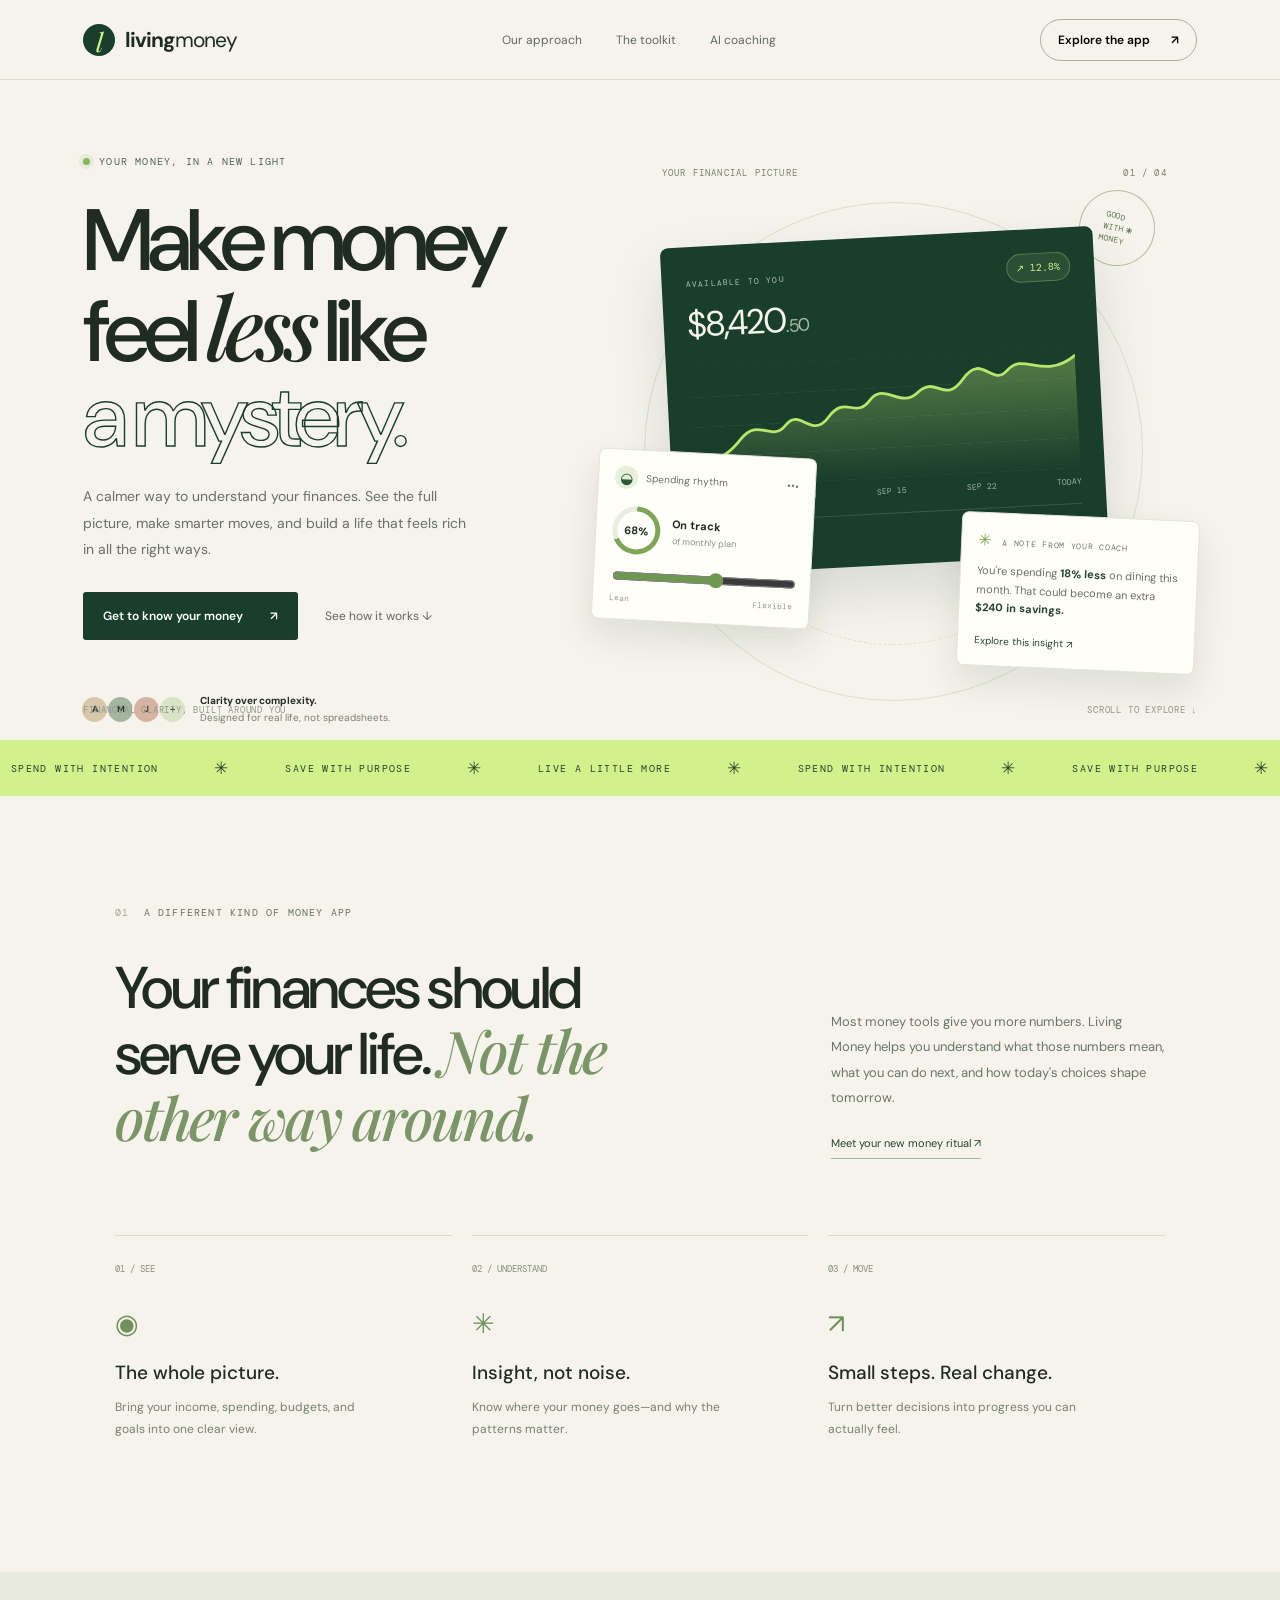
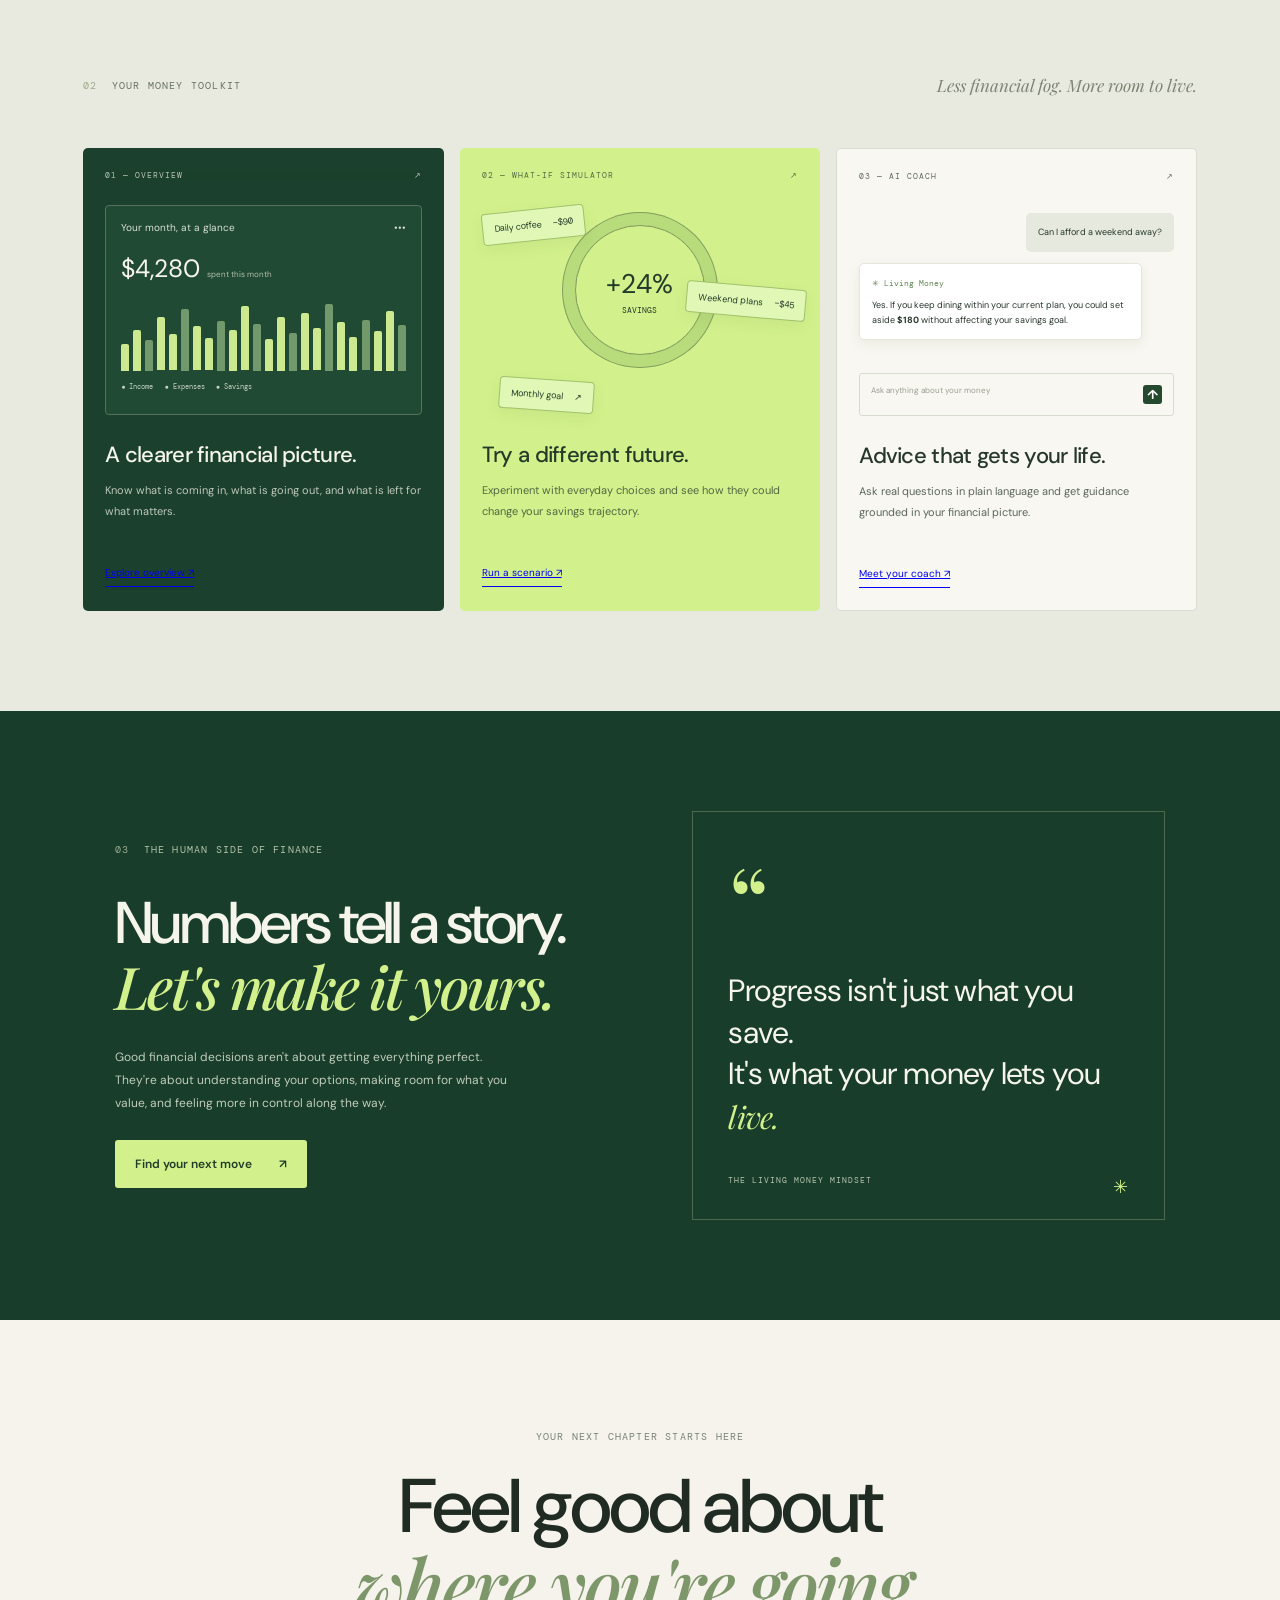
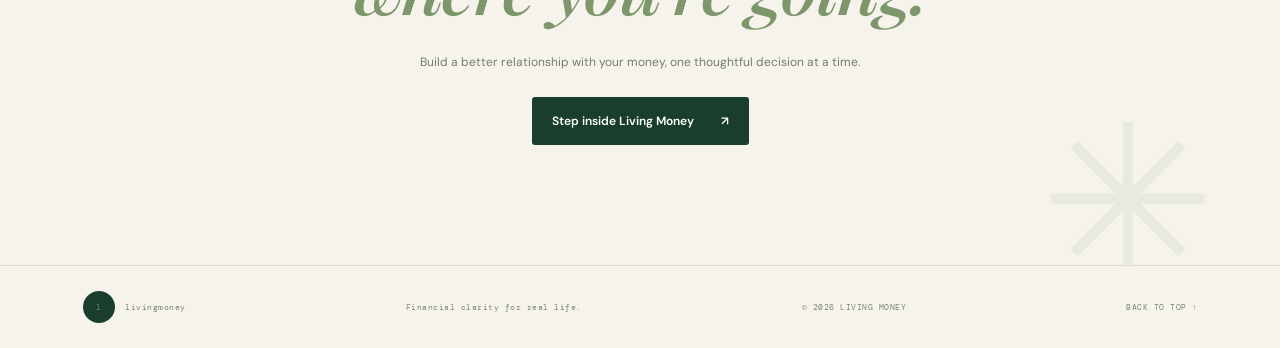
<file: Living-Money-Landing-Preview.html>
<!doctype html><html lang="en"><head><meta charset="utf-8"><meta name="viewport" content="width=device-width,initial-scale=1"><title>Living Money — Landing Page Preview</title><link rel="preconnect" href="https://fonts.googleapis.com"><link href="https://fonts.googleapis.com/css2?family=DM+Mono:wght@400;500&family=DM+Sans:wght@400;500;600;700&family=Playfair+Display:ital,wght@0,500;1,500;1,600&display=swap" rel="stylesheet"><style>
:root{--ink:#202b23;--forest:#193e2c;--lime:#d2f18c;--paper:#f5f3ec;--muted:#6d746b}*{box-sizing:border-box}html{scroll-behavior:smooth}body{margin:0;background:var(--paper);color:var(--ink);font-family:'DM Sans',sans-serif;overflow-x:hidden}button,a{font:inherit}button{cursor:pointer}.nav{height:80px;padding:0 6.5%;display:flex;align-items:center;justify-content:space-between;border-bottom:1px solid #dcded3;position:relative;z-index:5}.brand{display:flex;align-items:center;gap:10px;text-decoration:none;color:var(--ink);font-size:21px;font-weight:700;letter-spacing:-1px}.mark{display:grid;place-items:center;background:var(--forest);color:var(--lime);width:32px;height:32px;border-radius:50%;font:italic 26px 'Playfair Display'}.brand-light{font-weight:400}.links{display:flex;gap:34px}.links a,.text-link{color:#60685f;text-decoration:none;font-size:12px}.nav-cta{border:1px solid #a9b0a4;border-radius:30px;background:transparent;padding:12px 17px;font-size:12px;font-weight:600}.nav-cta span{margin-left:18px}.hero{min-height:660px;padding:75px 6.5% 0;display:grid;grid-template-columns:.92fr 1.08fr;position:relative;max-width:1600px;margin:auto}.eyebrow,.kicker,.art-label,.mini-label,.mono{font:10px 'DM Mono',monospace;letter-spacing:1.2px}.eyebrow{display:flex;align-items:center;gap:9px;color:#536356}.dot{width:7px;height:7px;background:#84b75b;border-radius:50%;box-shadow:0 0 0 4px #84b75b22}.hero h1{font-size:clamp(58px,6.8vw,98px);line-height:.97;letter-spacing:-6px;font-weight:500;margin:31px 0 24px}.hero h1 em,.intro h2 em,.insight h2 em,.final h2 em{font-family:'Playfair Display',serif;font-weight:500}.outline{color:transparent;-webkit-text-stroke:1.4px var(--forest)}.desc{font-size:14px;line-height:1.9;max-width:390px;color:#687067}.actions{display:flex;align-items:center;gap:27px;margin-top:29px}.dark-btn,.light-btn{border:0;border-radius:3px;padding:16px 20px;background:var(--forest);color:#fff;font-size:12px;font-weight:600;transition:transform .25s}.dark-btn:hover,.light-btn:hover{transform:translateY(-3px)}.dark-btn span,.light-btn span{margin-left:24px}.social{display:flex;align-items:center;gap:13px;margin-top:54px}.avatars{display:flex}.avatars b{display:grid;place-items:center;margin-left:-3px;border:2px solid var(--paper);width:29px;height:29px;border-radius:50%;background:#d9c7ac;color:#273b2d;font-size:9px}.avatars b:nth-child(2){background:#a4b5a0}.avatars b:nth-child(3){background:#d7b2a0}.avatars b:nth-child(4){background:#d8e4c6}.social strong,.social small{display:block;font-size:10px}.social small{margin-top:4px;color:#788074}.art{position:relative;min-height:560px}.orbit{position:absolute;border:1px solid #d9dfd2;border-radius:50%;left:8%;top:8%;width:83%;aspect-ratio:1;max-height:550px}.orbit.two{left:17%;top:17%;width:65%;border-style:dashed;animation:spin 65s linear infinite}.art-label{position:absolute;top:2%;left:11%;right:5%;display:flex;justify-content:space-between;color:#798175;font-size:9px}.dash{background:var(--forest);color:#f4f4e9;border-radius:8px;box-shadow:0 25px 55px #183c2b22}.main-card{position:absolute;top:14%;left:12%;width:72%;padding:24px;z-index:1;transform:rotate(-3deg);animation:float 6s ease-in-out infinite}.card-top{display:flex;justify-content:space-between;align-items:start}.mini-label{font-size:8px;color:#b4c4b1}.balance{font-size:35px;letter-spacing:-1.8px;margin-top:10px}.balance small{font-size:18px;color:#a9b9a3}.growth{font:10px 'DM Mono';color:var(--lime);background:#d2f18c19;border:1px solid #d2f18c44;border-radius:20px;padding:7px 9px}.chart{height:120px;margin-top:20px;position:relative;background:repeating-linear-gradient(to bottom,transparent 0,transparent 29px,#ffffff13 30px)}.chart svg{width:100%;height:100%}.chart-labels{display:flex;justify-content:space-between;color:#a2b5a1;font:8px 'DM Mono';margin-top:8px}.bottom{border-top:1px solid #ffffff24;margin-top:17px;padding-top:14px;display:flex;justify-content:space-between;font-size:10px;color:#bdc9b7}.bottom strong{font-weight:500;color:var(--lime)}.float{position:absolute;background:#fffef9;border:1px solid #e2e4d9;border-radius:7px;box-shadow:0 16px 35px #1e37251b;z-index:2}.spend{width:218px;top:51%;left:0;padding:16px;transform:rotate(3deg);animation:float 7s ease-in-out infinite reverse}.float-title{font-size:10px;display:flex;align-items:center;gap:8px;color:#647064}.icon{width:23px;height:23px;border-radius:50%;display:grid;place-items:center;background:#e6f0d9;color:#31553a;font-size:15px}.more{margin-left:auto}.spend-row{display:flex;align-items:center;gap:12px;margin:17px 0 12px}.ring{width:48px;height:48px;border-radius:50%;display:grid;place-items:center;background:conic-gradient(#7fa55a 0 68%,#e9eddf 68%);position:relative}.ring:before{content:'';position:absolute;inset:5px;background:#fffef9;border-radius:50%}.ring span{z-index:1;font-size:11px;font-weight:700}.spend-row strong,.spend-row small{display:block;font-size:11px}.spend-row small{font-size:9px;color:#899087;margin-top:4px}.spend input{width:100%;accent-color:#6e9850}.range{display:flex;justify-content:space-between;font:8px 'DM Mono';color:#92998d;margin-top:4px}.ai{width:238px;right:0;bottom:12%;padding:16px;transform:rotate(2.5deg);animation:float 5.8s ease-in-out infinite}.ai-head{font:8px 'DM Mono';letter-spacing:.7px;color:#6b7768}.ai-head span{color:#78a64f;font-size:16px;margin-right:5px}.ai p{font-size:11px;line-height:1.7;color:#687166}.ai p b{color:#26452f}.ai button{font-size:10px;border:0;background:none;color:#26452f;padding:0}.stamp{position:absolute;right:7%;top:6%;width:76px;height:76px;border:1px solid #b3bf9f;border-radius:50%;display:flex;align-items:center;justify-content:center;text-align:center;color:#5d7652;font:8px 'DM Mono';line-height:1.5;transform:rotate(12deg)}.hero-foot{position:absolute;bottom:24px;left:6.5%;right:6.5%;display:flex;justify-content:space-between;color:#92998d;font:9px 'DM Mono';letter-spacing:.8px}.marquee{background:var(--lime);overflow:hidden;padding:17px 0;color:#2a432c}.marquee div{display:flex;align-items:center;justify-content:space-around;gap:34px;white-space:nowrap;animation:marquee 35s linear infinite;font:10px 'DM Mono';letter-spacing:1.4px}.marquee i{font-style:normal;font-size:17px}.intro{padding:110px 9% 120px;max-width:1500px;margin:auto}.kicker{display:flex;gap:14px;align-items:center;color:#667264}.kicker span{color:#9aaa8b}.intro-grid{display:grid;grid-template-columns:1.15fr .65fr;gap:12%;align-items:end;margin-top:38px}.intro h2,.insight h2{font-size:clamp(38px,4.6vw,65px);line-height:1.06;letter-spacing:-2.7px;font-weight:500;margin:0;max-width:650px}.intro h2 em{color:#7b9568}.intro-grid p{font-size:13px;line-height:1.95;color:#6c7569;margin:0 0 21px}.underlink{font-size:11px;text-decoration:none;color:#26452f;border-bottom:1px solid #a9b7a0;padding-bottom:8px}.principles{display:grid;grid-template-columns:repeat(3,1fr);gap:20px;margin-top:83px}.principles article{border-top:1px solid #d7dccf;padding-top:20px}.principle-num{font:9px 'DM Mono';color:#86917f}.principle-icon{font-size:27px;color:#71905c;margin:29px 0 19px}.principles h3{font-size:19px;font-weight:500;margin:0 0 10px}.principles p{font-size:12px;line-height:1.8;color:#788074;max-width:270px}.features{background:#e9eadf;padding:85px 6.5% 100px}.feature-top{display:flex;justify-content:space-between;align-items:center}.feature-top p{font:italic 17px 'Playfair Display';color:#7b8475}.feature-grid{display:grid;grid-template-columns:repeat(3,1fr);gap:16px;margin-top:35px}.feature-card{border-radius:5px;padding:22px;min-width:0;overflow:hidden}.forest{background:#1b402d;color:#f6f5ec}.lime{background:var(--lime);color:#243b29}.paper{background:#f8f7f1;color:#26372b;border:1px solid #daddd1}.feature-head{display:flex;justify-content:space-between;font:8px 'DM Mono';letter-spacing:1px;opacity:.72}.mini-dash{height:210px;margin:25px 0;border:1px solid #55725c;background:#214a34;border-radius:4px;padding:15px}.mini-title{font-size:10px;color:#d9e2d2;display:flex;justify-content:space-between}.mini-total{font-size:25px;margin-top:18px}.mini-total small{font-size:8px;color:#b1c0ac}.bars{height:70px;display:flex;align-items:end;gap:4px;margin-top:15px}.bars i{flex:1;background:#cde990;border-radius:2px 2px 0 0;animation:bar 1.4s ease-out both;transform-origin:bottom}.bars i:nth-child(3n){background:#72996c}.legend{display:flex;gap:11px;margin-top:12px;font:7px 'DM Mono';color:#c7d3c1}.feature-card h3{font-size:22px;font-weight:500;letter-spacing:-.7px;margin:0 0 11px}.feature-card>p{font-size:11px;line-height:1.85;opacity:.75;min-height:60px}.feature-link{display:inline-block;margin-top:15px;font-size:10px;border-bottom:1px solid currentColor;padding-bottom:7px;cursor:pointer}.sim{height:210px;position:relative;margin:25px 0}.sim-circle{position:absolute;top:20px;left:50%;transform:translateX(-50%);width:130px;height:130px;border-radius:50%;border:1px solid #809d5c;display:flex;flex-direction:column;align-items:center;justify-content:center;box-shadow:0 0 0 12px #b8dc7b,0 0 0 13px #819d5e}.sim-circle span{font-size:27px}.sim-circle small{font:8px 'DM Mono';margin-top:4px}.pill{position:absolute;border:1px solid #a1c26b;background:#e1f7b6;padding:9px 11px;border-radius:4px;font-size:9px;box-shadow:0 5px 15px #334a1a10}.pill b{margin-left:9px;font:9px 'DM Mono'}.pill.a{top:4px;left:0;transform:rotate(-6deg)}.pill.b{right:-8px;top:80px;transform:rotate(5deg)}.pill.c{left:17px;bottom:4px;transform:rotate(4deg)}.chat{height:210px;margin:25px 0;display:flex;flex-direction:column;gap:11px;padding-top:7px}.bubble{font-size:9px;line-height:1.6;padding:12px;border-radius:5px;max-width:90%}.user{align-self:flex-end;background:#e6e9dd}.reply{background:#fff;border:1px solid #e5e6dc;box-shadow:0 4px 14px #1c3a2210}.reply span{font:8px 'DM Mono';color:#648455}.reply p{margin:8px 0 0}.input{margin-top:auto;border:1px solid #d8dcd0;border-radius:3px;padding:11px;font-size:8px;color:#9a9f93;display:flex;justify-content:space-between}.input b{display:grid;place-items:center;background:#25492e;color:white;width:19px;height:19px;border-radius:3px;font-size:13px}.insight{background:#193d2b;color:#f6f5ec;padding:100px 9%;display:grid;grid-template-columns:1fr 1fr;gap:10%;align-items:center}.insight .kicker{color:#b3c3aa}.insight h2{margin-top:36px}.insight h2 em{color:var(--lime)}.insight-copy>p{font-size:12px;line-height:1.9;color:#c0cdbb;max-width:410px;margin:25px 0}.light-btn{background:var(--lime);color:#223c28}.quote{min-height:320px;position:relative;border:1px solid #4a6a4e;padding:48px 35px;display:flex;flex-direction:column;justify-content:center;overflow:hidden}.quote-mark{font:100px 'Playfair Display';color:var(--lime);line-height:.8}.quote p{position:relative;z-index:1;font-size:clamp(20px,2.4vw,32px);line-height:1.35;letter-spacing:-.8px}.quote p em{font-family:'Playfair Display';color:var(--lime)}.quote-bottom{position:absolute;bottom:20px;left:35px;right:35px;display:flex;justify-content:space-between;font:8px 'DM Mono';letter-spacing:1px;color:#b7c6b0}.quote-bottom span:last-child{color:var(--lime);font-size:18px}.final{padding:110px 20px 120px;text-align:center;position:relative;overflow:hidden}.final-kicker{font:10px 'DM Mono';color:#788474;letter-spacing:1.2px}.final h2{font-size:clamp(45px,6vw,76px);line-height:1.02;letter-spacing:-3px;font-weight:500;margin:25px 0}.final h2 em{color:#7d976b}.final>p{font-size:12px;color:#727c6f;margin-bottom:27px}.final-flower{position:absolute;font-size:210px;color:#e7eadc;right:5%;bottom:-75px;animation:spin 80s linear infinite}.footer{border-top:1px solid #d9ddd2;padding:25px 6.5%;display:flex;align-items:center;justify-content:space-between}.footer span,.footer a:last-child{font:8px 'DM Mono';color:#7b8578;text-decoration:none;letter-spacing:.5px}.reveal{opacity:0;transform:translateY(24px);transition:opacity .8s,transform .8s}.reveal.visible{opacity:1;transform:translateY(0)}@keyframes float{0%,100%{translate:0 0}50%{translate:0 -10px}}@keyframes spin{to{transform:rotate(360deg)}}@keyframes marquee{to{transform:translateX(-30%)}}@keyframes bar{from{transform:scaleY(.15)}to{transform:scaleY(1)}}@media(max-width:900px){.hero{grid-template-columns:1fr 1fr;padding-left:5%;padding-right:5%}.hero h1{font-size:clamp(55px,8vw,76px);letter-spacing:-4px}.main-card{width:78%;left:8%}.spend{left:-2%;width:195px}.ai{right:-2%;width:210px}.intro{padding-left:6%;padding-right:6%}.features{padding-left:5%;padding-right:5%}.feature-card{padding:17px}.insight{padding-left:6%;padding-right:6%;gap:6%}}@media(max-width:650px){.nav{height:70px;padding:0 5%}.links{display:none}.nav-cta{margin-left:auto;margin-right:10px;padding:10px 12px}.nav-cta span{margin-left:7px}.hero{display:flex;flex-direction:column;padding:50px 6% 0;min-height:0}.hero h1{font-size:clamp(59px,15vw,86px);letter-spacing:-4px;margin-top:25px}.desc{font-size:13px}.actions{gap:18px;flex-wrap:wrap}.social{margin-top:34px}.art{min-height:480px;margin-top:25px}.orbit{left:5%;top:5%;width:90%}.orbit.two{left:14%;top:14%;width:72%}.art-label{left:5%;top:1%}.main-card{top:12%;left:7%;width:86%;padding:18px}.balance{font-size:30px}.chart{height:100px}.spend{top:48%;left:-2%;width:190px}.ai{right:-2%;bottom:9%;width:208px}.stamp{width:60px;height:60px;right:1%;top:2%;font-size:7px}.hero-foot{position:static;margin:0 0 20px;font-size:7px}.intro{padding:75px 7% 80px}.intro-grid{grid-template-columns:1fr;gap:23px;margin-top:28px}.intro h2,.insight h2{font-size:44px;letter-spacing:-2px}.principles{grid-template-columns:1fr;gap:30px;margin-top:50px}.principles article{display:grid;grid-template-columns:1fr 1fr}.principle-num{grid-column:1/-1}.principle-icon{margin:22px 0}.principles h3{align-self:center}.principles p{grid-column:2;grid-row:3;margin:0}.features{padding:65px 6% 75px}.feature-top{align-items:flex-start;gap:15px;flex-direction:column}.feature-top p{margin:0}.feature-grid{grid-template-columns:1fr;gap:14px;margin-top:27px}.feature-card{padding:22px}.feature-card>p{min-height:0}.mini-dash,.sim,.chat{height:200px}.insight{padding:70px 7%;grid-template-columns:1fr;gap:40px}.quote{min-height:290px;padding:30px}.quote-bottom{left:30px;right:30px}.final{padding:80px 6% 95px}.final h2{font-size:53px;letter-spacing:-2px}.final-flower{font-size:130px;right:-20px;bottom:-50px}.footer{padding:23px 6%;display:grid;grid-template-columns:1fr 1fr;gap:18px}.footer span:nth-child(2){text-align:right}}@media(prefers-reduced-motion:reduce){*{animation-duration:.01ms!important;transition-duration:.01ms!important;scroll-behavior:auto!important}}
</style></head><body><nav class="nav"><a class="brand" href="#top"><span class="mark">l</span><span>living<span class="brand-light">money</span></span></a><div class="links"><a href="#approach">Our approach</a><a href="#features">The toolkit</a><a href="#insight">AI coaching</a></div><button class="nav-cta" onclick="document.querySelector('#features').scrollIntoView()">Explore the app <span>↗</span></button></nav><main id="top"><section class="hero"><div><div class="eyebrow"><span class="dot"></span> YOUR MONEY, IN A NEW LIGHT</div><h1>Make money<br>feel <em>less</em> like<br><span class="outline">a mystery.</span></h1><p class="desc">A calmer way to understand your finances. See the full picture, make smarter moves, and build a life that feels rich in all the right ways.</p><div class="actions"><button class="dark-btn" onclick="document.querySelector('#features').scrollIntoView()">Get to know your money <span>↗</span></button><a class="text-link" href="#approach">See how it works ↓</a></div><div class="social"><div class="avatars"><b>A</b><b>M</b><b>J</b><b>+</b></div><div><strong>Clarity over complexity.</strong><small>Designed for real life, not spreadsheets.</small></div></div></div><div class="art"><div class="orbit"></div><div class="orbit two"></div><div class="art-label">YOUR FINANCIAL PICTURE <span>01 / 04</span></div><div class="dash main-card"><div class="card-top"><div><span class="mini-label">AVAILABLE TO YOU</span><div class="balance">$8,420<small>.50</small></div></div><span class="growth">↗ 12.8%</span></div><div class="chart"><svg viewBox="0 0 420 130" preserveAspectRatio="none"><defs><linearGradient id="fill" x1="0" x2="0" y1="0" y2="1"><stop offset="0" stop-color="#c7ef78" stop-opacity=".34"/><stop offset="1" stop-color="#c7ef78" stop-opacity="0"/></linearGradient></defs><path d="M0 105 C24 95 30 104 51 80 S84 86 101 67 S128 85 148 61 S177 65 194 45 S226 57 247 39 S275 55 297 27 S328 39 346 20 S385 34 420 8 L420 130 L0 130Z" fill="url(#fill)"/><path d="M0 105 C24 95 30 104 51 80 S84 86 101 67 S128 85 148 61 S177 65 194 45 S226 57 247 39 S275 55 297 27 S328 39 346 20 S385 34 420 8" fill="none" stroke="#b8e66d" stroke-width="3" stroke-linecap="round"/></svg></div><div class="chart-labels"><span>SEP 01</span><span>SEP 08</span><span>SEP 15</span><span>SEP 22</span><span>TODAY</span></div><div class="bottom"><span>Net position</span><strong>Trending upward ↗</strong></div></div><div class="float spend"><div class="float-title"><span class="icon">◒</span><span>Spending rhythm</span><span class="more">•••</span></div><div class="spend-row"><div class="ring"><span id="percent">68%</span></div><div><strong>On track</strong><small>of monthly plan</small></div></div><input id="slider" aria-label="Adjust spending percentage" type="range" min="25" max="100" value="68"><div class="range"><span>Lean</span><span>Flexible</span></div></div><div class="float ai"><div class="ai-head"><span>✳</span> A NOTE FROM YOUR COACH</div><p>You're spending <b>18% less</b> on dining this month. That could become an extra <b>$240 in savings.</b></p><button onclick="document.querySelector('#insight').scrollIntoView()">Explore this insight ↗</button></div><div class="stamp">GOOD<br>WITH<br>MONEY <b>✳</b></div></div><div class="hero-foot"><span>FINANCIAL CLARITY, BUILT AROUND YOU</span><span>SCROLL TO EXPLORE ↓</span></div></section><section class="marquee"><div><span>SPEND WITH INTENTION</span><i>✳</i><span>SAVE WITH PURPOSE</span><i>✳</i><span>LIVE A LITTLE MORE</span><i>✳</i><span>SPEND WITH INTENTION</span><i>✳</i><span>SAVE WITH PURPOSE</span><i>✳</i></div></section><section class="intro" id="approach"><div class="kicker reveal"><span>01</span> A DIFFERENT KIND OF MONEY APP</div><div class="intro-grid"><h2 class="reveal">Your finances should serve your life. <em>Not the other way around.</em></h2><div class="reveal"><p>Most money tools give you more numbers. Living Money helps you understand what those numbers mean, what you can do next, and how today's choices shape tomorrow.</p><a class="underlink" href="#features">Meet your new money ritual <span>↗</span></a></div></div><div class="principles"><article class="reveal"><span class="principle-num">01 / SEE</span><div class="principle-icon">◉</div><h3>The whole picture.</h3><p>Bring your income, spending, budgets, and goals into one clear view.</p></article><article class="reveal"><span class="principle-num">02 / UNDERSTAND</span><div class="principle-icon">✳</div><h3>Insight, not noise.</h3><p>Know where your money goes—and why the patterns matter.</p></article><article class="reveal"><span class="principle-num">03 / MOVE</span><div class="principle-icon">↗</div><h3>Small steps. Real change.</h3><p>Turn better decisions into progress you can actually feel.</p></article></div></section><section class="features" id="features"><div class="feature-top"><div class="kicker"><span>02</span> YOUR MONEY TOOLKIT</div><p>Less financial fog. More room to live.</p></div><div class="feature-grid"><article class="feature-card forest reveal"><div class="feature-head"><span>01 — OVERVIEW</span><span>↗</span></div><div class="mini-dash"><div class="mini-title">Your month, at a glance <span>•••</span></div><div class="mini-total">$4,280 <small>spent this month</small></div><div class="bars" id="bars"></div><div class="legend"><span>● Income</span><span>● Expenses</span><span>● Savings</span></div></div><h3>A clearer financial picture.</h3><p>Know what is coming in, what is going out, and what is left for what matters.</p><a class="feature-link" href="#top">Explore overview ↗</a></article><article class="feature-card lime reveal"><div class="feature-head"><span>02 — WHAT-IF SIMULATOR</span><span>↗</span></div><div class="sim"><div class="sim-circle"><span>+24%</span><small>SAVINGS</small></div><div class="pill a">Daily coffee <b>−$90</b></div><div class="pill b">Weekend plans <b>−$45</b></div><div class="pill c">Monthly goal <b>↗</b></div></div><h3>Try a different future.</h3><p>Experiment with everyday choices and see how they could change your savings trajectory.</p><a class="feature-link" href="#insight">Run a scenario ↗</a></article><article class="feature-card paper reveal"><div class="feature-head"><span>03 — AI COACH</span><span>↗</span></div><div class="chat"><div class="bubble user">Can I afford a weekend away?</div><div class="bubble reply"><span>✳ Living Money</span><p>Yes. If you keep dining within your current plan, you could set aside <b>$180</b> without affecting your savings goal.</p></div><div class="input">Ask anything about your money <b>↑</b></div></div><h3>Advice that gets your life.</h3><p>Ask real questions in plain language and get guidance grounded in your financial picture.</p><a class="feature-link" href="#insight">Meet your coach ↗</a></article></div></section><section class="insight" id="insight"><div class="insight-copy reveal"><div class="kicker"><span>03</span> THE HUMAN SIDE OF FINANCE</div><h2>Numbers tell a story.<br><em>Let's make it yours.</em></h2><p>Good financial decisions aren't about getting everything perfect. They're about understanding your options, making room for what you value, and feeling more in control along the way.</p><button class="light-btn" onclick="document.querySelector('#final').scrollIntoView()">Find your next move <span>↗</span></button></div><div class="quote reveal"><div class="quote-mark">“</div><p>Progress isn't just what you save.<br>It's what your money lets you <em>live.</em></p><div class="quote-bottom"><span>THE LIVING MONEY MINDSET</span><span>✳</span></div></div></section><section class="final" id="final"><div class="final-kicker">YOUR NEXT CHAPTER STARTS HERE</div><h2>Feel good about<br><em>where you're going.</em></h2><p>Build a better relationship with your money, one thoughtful decision at a time.</p><button class="dark-btn" onclick="window.scrollTo({top:0,behavior:'smooth'})">Step inside Living Money <span>↗</span></button><div class="final-flower">✳</div></section></main><footer class="footer"><a class="brand" href="#top"><span class="mark">l</span><span>living<span class="brand-light">money</span></span></a><span>Financial clarity for real life.</span><span>© 2026 LIVING MONEY</span><a href="#top">BACK TO TOP ↑</a></footer><script>const slider=document.getElementById('slider');slider.addEventListener('input',()=>document.getElementById('percent').textContent=slider.value+'%');document.getElementById('bars').innerHTML=Array.from({length:24},(_,i)=>`<i style="height:${[38,58,44,76,52,88,63,46,71,58,92,67,45,77,54,82,60,95,69,48,72,57,85,65][i]}%"></i>`).join('');const io=new IntersectionObserver(es=>es.forEach(e=>{if(e.isIntersecting){e.target.classList.add('visible');io.unobserve(e.target)}}),{threshold:.14});document.querySelectorAll('.reveal').forEach(el=>io.observe(el));</script></body></html>
</file>
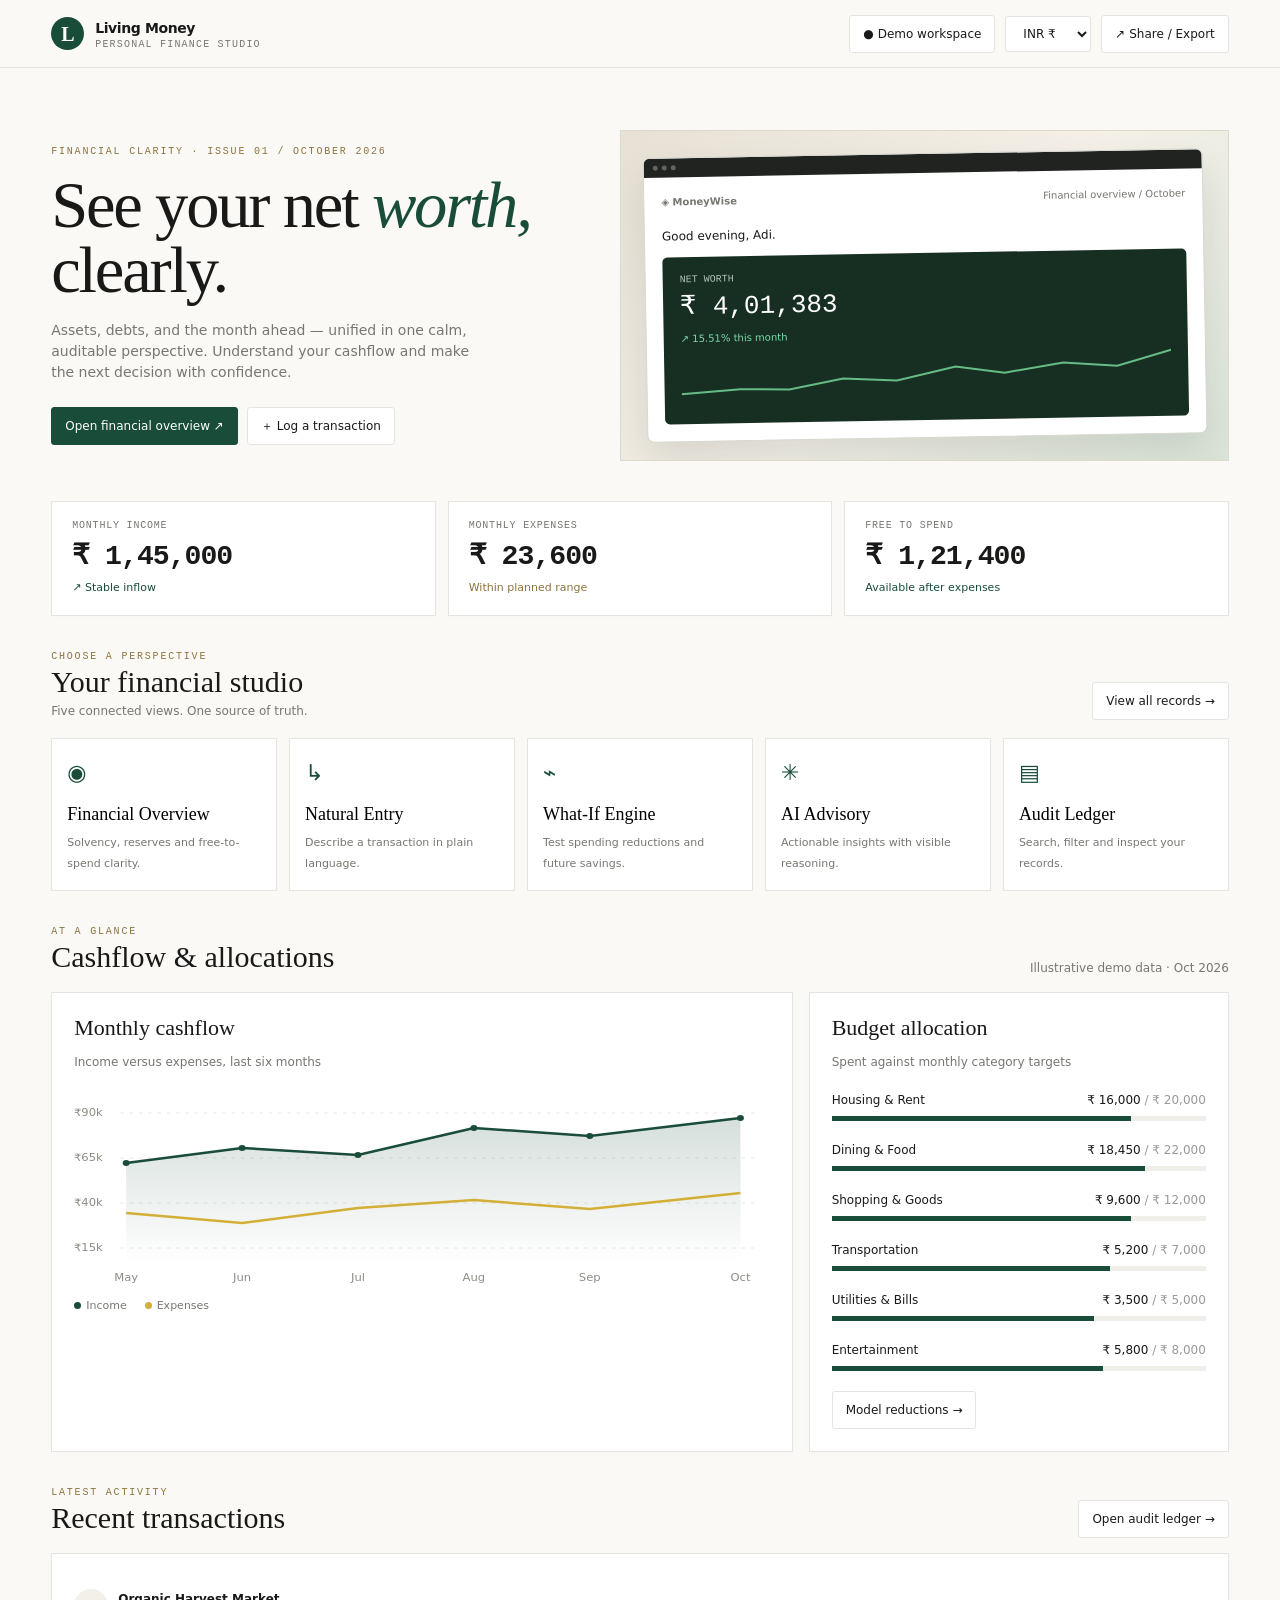
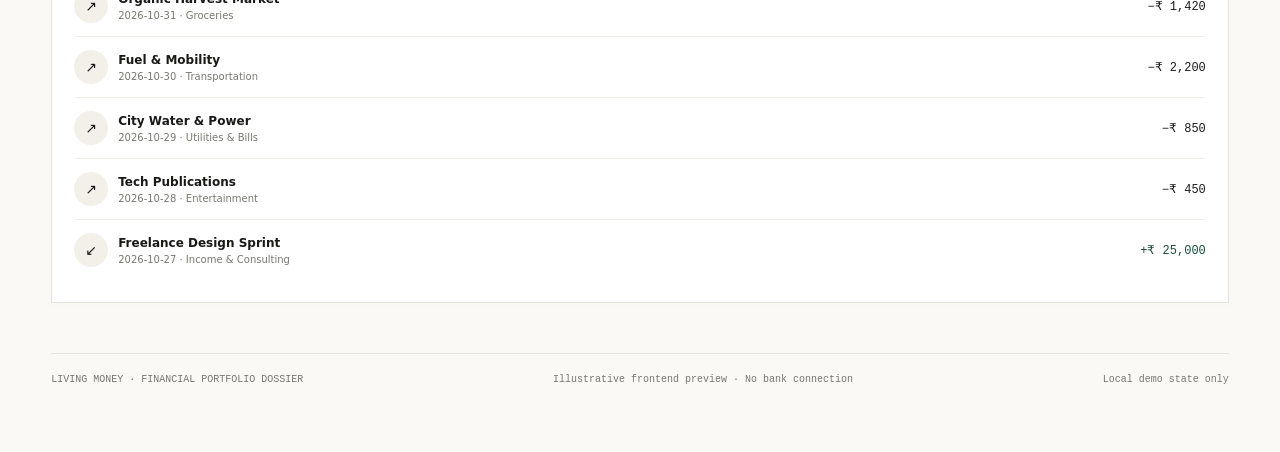
<file: living_money_preview.html>
<!doctype html>
<html lang="en">
<head>
<meta charset="utf-8"><meta name="viewport" content="width=device-width,initial-scale=1">
<title>Living Money — Interactive Preview</title>
<style>
:root{--paper:#faf9f6;--card:#fff;--ink:#191a18;--muted:#777771;--line:#e6e4de;--green:#194d39;--mint:#27b889;--gold:#d4af37;--shadow:0 14px 38px #191a1810}
*{box-sizing:border-box}body{margin:0;background:var(--paper);color:var(--ink);font:14px/1.5 "Plus Jakarta Sans",Inter,system-ui,sans-serif}button,input,select,textarea{font:inherit}button{cursor:pointer}.app{min-height:100vh}.topbar{height:68px;border-bottom:1px solid var(--line);display:flex;align-items:center;justify-content:space-between;padding:0 4vw;background:#faf9f6eF;position:sticky;top:0;z-index:5;backdrop-filter:blur(14px)}.brand{display:flex;gap:11px;align-items:center;font-weight:700;letter-spacing:-.4px}.logo{height:33px;width:33px;background:var(--green);color:#fff;display:grid;place-items:center;border-radius:50%;font-family:Georgia;font-size:20px}.brand small{display:block;color:var(--muted);font:10px ui-monospace,monospace;letter-spacing:1.2px;text-transform:uppercase}.top-actions{display:flex;align-items:center;gap:10px}.pill,.btn{border:1px solid var(--line);background:white;color:var(--ink);padding:9px 13px;border-radius:3px;font-size:12px}.btn.primary{background:var(--green);color:white;border-color:var(--green)}.btn.dark{background:var(--ink);color:white;border-color:var(--ink)}.btn:hover{transform:translateY(-1px);box-shadow:var(--shadow)}.shell{max-width:1440px;margin:auto;padding:26px 4vw 70px}.eyebrow{font:10px ui-monospace,monospace;text-transform:uppercase;letter-spacing:1.8px;color:#8c733e}.hero{display:grid;grid-template-columns:1fr 1.15fr;gap:40px;align-items:center;padding:36px 0 28px}.hero h1{font:400 clamp(42px,5.2vw,72px)/.98 Georgia,"Times New Roman",serif;letter-spacing:-2.2px;margin:15px 0 18px;max-width:540px}.hero h1 em{color:var(--green);font-weight:400}.hero p{color:var(--muted);max-width:440px}.hero-actions{display:flex;gap:9px;margin-top:24px;flex-wrap:wrap}.hero-art{background:linear-gradient(135deg,#e7e1d5,#f5f1e8 52%,#dce5da);padding:22px;border:1px solid #ded8cc;min-height:310px;display:flex;align-items:center;justify-content:center;position:relative;overflow:hidden}.mini-window{width:min(100%,560px);background:white;border:1px solid #d8d8d0;box-shadow:0 20px 40px #1c2a211f;border-radius:7px;overflow:hidden;transform:rotate(-1deg)}.windowbar{height:19px;background:#20231f;display:flex;gap:4px;align-items:center;padding-left:9px}.windowbar i{height:5px;width:5px;border-radius:50%;background:#62645f}.mockcontent{padding:17px}.mockhead{display:flex;justify-content:space-between;color:var(--muted);font-size:10px}.mocknet{background:#172e22;color:white;padding:17px;margin-top:12px;border-radius:5px}.mocknet strong{font:26px ui-monospace,monospace;display:block;margin:5px 0}.sparkline{height:45px;width:100%;margin-top:8px}.statrow{display:grid;grid-template-columns:repeat(3,1fr);gap:12px;margin:12px 0 24px}.stat{background:var(--card);border:1px solid var(--line);padding:18px 20px;box-shadow:0 2px 6px #00000003}.stat label{display:block;color:var(--muted);font:10px ui-monospace,monospace;text-transform:uppercase;letter-spacing:.8px}.stat strong{font:600 clamp(22px,2.2vw,31px) ui-monospace,monospace;display:block;margin:7px 0 4px;letter-spacing:-1px}.delta{color:var(--green);font-size:11px}.section-head{display:flex;justify-content:space-between;align-items:end;margin:35px 0 15px;gap:14px}.section-head h2{font:400 30px Georgia;margin:3px 0}.section-head p{margin:0;color:var(--muted);font-size:12px}.layout{display:grid;grid-template-columns:minmax(0,1.5fr) minmax(270px,.85fr);gap:16px}.panel{background:var(--card);border:1px solid var(--line);padding:22px;box-shadow:0 2px 8px #00000004;min-width:0}.panel h3{font:400 22px Georgia;margin:0 0 4px}.sub{color:var(--muted);font-size:12px}.chart{width:100%;height:210px;display:block;margin-top:12px}.legend{display:flex;gap:18px;font-size:11px;color:var(--muted);margin-top:5px}.dot{display:inline-block;width:7px;height:7px;border-radius:50%;margin-right:5px}.budget{margin-top:20px}.budgetline{display:flex;justify-content:space-between;font-size:12px;margin-bottom:7px}.track{height:5px;background:#f0eee8;overflow:hidden}.fill{height:100%;background:var(--green)}.quickform{display:flex;gap:8px;margin-top:15px}.quickform input,.field input,.field select,.field textarea,.search{border:1px solid var(--line);background:#fff;padding:11px 12px;width:100%;min-width:0;outline-color:#194d3980}.quickform input{flex:1}.activity{display:flex;flex-direction:column}.tx{display:flex;justify-content:space-between;gap:12px;padding:13px 0;border-bottom:1px solid #efeee9;align-items:center}.tx:last-child{border-bottom:0}.txleft{display:flex;gap:10px;align-items:center;min-width:0}.txicon{height:34px;width:34px;background:#f2f0e9;display:grid;place-items:center;border-radius:50%;flex-shrink:0}.txname{font-size:12px;font-weight:600;white-space:nowrap;overflow:hidden;text-overflow:ellipsis}.txmeta{font-size:10px;color:var(--muted)}.amount{font:12px ui-monospace,monospace;white-space:nowrap}.positive{color:var(--green)}.feature-grid{display:grid;grid-template-columns:repeat(5,minmax(0,1fr));gap:12px;margin-top:18px}.feature{border:1px solid var(--line);padding:17px 15px;background:white;min-height:150px;text-align:left;transition:.2s}.feature:hover{transform:translateY(-3px);box-shadow:var(--shadow)}.feature .glyph{font-size:22px;color:var(--green);display:block;margin-bottom:15px}.feature b{display:block;font:18px Georgia;margin-bottom:6px}.feature small{color:var(--muted);font-size:11px}.workspace{display:none;margin-top:28px}.workspace.active{display:block;animation:fade .25s ease}.workspacebar{display:flex;align-items:center;justify-content:space-between;padding-bottom:14px;border-bottom:1px solid var(--line);margin-bottom:22px;gap:10px}.workspacebar h2{font:400 32px Georgia;margin:0}.workspacebar .sub{font-family:ui-monospace,monospace}.workgrid{display:grid;grid-template-columns:1fr 1fr;gap:16px}.field{margin:13px 0}.field label{display:block;font-size:11px;color:var(--muted);margin-bottom:5px}.field textarea{min-height:95px;resize:vertical}.rangefield{margin:22px 0}.rangehead{display:flex;justify-content:space-between;font-size:12px;margin-bottom:8px}.rangefield input{width:100%;accent-color:var(--green)}.resultbig{font:38px ui-monospace,monospace;color:var(--green);margin:8px 0}.insight{border-left:3px solid var(--gold);padding:12px 14px;background:#f8f5ed;margin:12px 0;font-size:12px}.tablewrap{overflow:auto}table{width:100%;border-collapse:collapse;font-size:12px}th{text-align:left;color:var(--muted);font:10px ui-monospace,monospace;text-transform:uppercase;letter-spacing:.7px;background:#f8f7f3}td,th{padding:13px 11px;border-bottom:1px solid var(--line);white-space:nowrap}td:last-child,th:last-child{text-align:right}.tag{font:9px ui-monospace,monospace;padding:4px 6px;background:#eaf5ef;color:var(--green);letter-spacing:.4px}.filterrow{display:flex;gap:9px;margin-bottom:14px;flex-wrap:wrap}.filterrow .search{flex:1;min-width:180px}.filterrow select{border:1px solid var(--line);background:#fff;padding:10px}.toast{position:fixed;bottom:22px;right:22px;background:#191a18;color:white;padding:13px 17px;box-shadow:var(--shadow);z-index:20;opacity:0;transform:translateY(10px);transition:.25s;pointer-events:none}.toast.show{opacity:1;transform:translateY(0)}.footer{border-top:1px solid var(--line);margin-top:50px;padding-top:20px;display:flex;justify-content:space-between;color:var(--muted);font:10px ui-monospace,monospace;gap:12px}.modalback{position:fixed;inset:0;background:#191a1866;z-index:10;display:none;align-items:center;justify-content:center;padding:18px}.modalback.show{display:flex}.modal{background:var(--paper);max-width:470px;width:100%;padding:25px;border:1px solid var(--line);box-shadow:0 30px 90px #0003}.modal h3{font:28px Georgia;margin:0 0 8px}.close{float:right;border:0;background:transparent;font-size:22px}
@keyframes fade{from{opacity:0;transform:translateY(5px)}to{opacity:1;transform:none}}@media(max-width:900px){.hero{grid-template-columns:1fr;gap:20px}.hero-art{min-height:250px}.feature-grid{grid-template-columns:repeat(2,minmax(0,1fr))}.layout{grid-template-columns:1fr}.workgrid{grid-template-columns:1fr}.statrow{grid-template-columns:1fr 1fr}.stat:last-child{grid-column:span 2}}@media(max-width:560px){.topbar{padding:0 15px}.top-actions .hide-mobile{display:none}.shell{padding:16px 15px 45px}.hero{padding:24px 0}.hero h1{font-size:46px}.hero-art{padding:10px;min-height:220px}.mockcontent{padding:10px}.mocknet strong{font-size:20px}.statrow{gap:8px}.stat{padding:13px}.stat strong{font-size:21px}.feature-grid{gap:8px}.feature{padding:13px;min-height:140px}.panel{padding:16px}.section-head h2{font-size:25px}.footer{flex-direction:column}.workspacebar h2{font-size:25px}}
</style>
</head>
<body>
<div class="app">
<header class="topbar">
 <div class="brand"><div class="logo">L</div><div>Living Money<small>Personal finance studio</small></div></div>
 <div class="top-actions"><span class="pill hide-mobile">● Demo workspace</span><select id="currency" class="pill" aria-label="Currency"><option value="₹">INR ₹</option><option value="$">USD $</option><option value="£">GBP £</option><option value="€">EUR €</option></select><button class="btn" id="shareBtn">↗ Share / Export</button></div>
</header>
<main class="shell">
<div id="home">
 <section class="hero">
  <div><div class="eyebrow">Financial clarity · Issue 01 / October 2026</div><h1>See your net <em>worth,</em> clearly.</h1><p>Assets, debts, and the month ahead — unified in one calm, auditable perspective. Understand your cashflow and make the next decision with confidence.</p><div class="hero-actions"><button class="btn primary" onclick="openWorkspace('overview')">Open financial overview ↗</button><button class="btn" onclick="openWorkspace('input')">＋ Log a transaction</button></div></div>
  <div class="hero-art"><div class="mini-window"><div class="windowbar"><i></i><i></i><i></i></div><div class="mockcontent"><div class="mockhead"><b>◈ MoneyWise</b><span>Financial overview / October</span></div><div style="margin-top:18px;font-size:12px">Good evening, Adi.</div><div class="mocknet"><div style="font:10px ui-monospace,monospace;color:#b5c4b9">NET WORTH</div><strong id="mockNet">₹ 3,21,983.34</strong><span style="font-size:10px;color:#7cdbac">↗ 15.51% this month</span><svg class="sparkline" viewBox="0 0 500 45" preserveAspectRatio="none"><path d="M0 38 L60 34 L110 35 L165 25 L220 28 L280 15 L330 22 L390 13 L445 17 L500 2" fill="none" stroke="#65bd83" stroke-width="2"/></svg></div></div></div></div>
 </section>
 <div class="statrow">
  <div class="stat"><label>Monthly income</label><strong id="incomeStat">₹ 85,000</strong><span class="delta">↗ Stable inflow</span></div>
  <div class="stat"><label>Monthly expenses</label><strong id="expenseStat">₹ 42,750</strong><span class="delta" style="color:#8c733e">Within planned range</span></div>
  <div class="stat"><label>Free to spend</label><strong id="freeStat">₹ 42,250</strong><span class="delta">Available after expenses</span></div>
 </div>
 <div class="section-head"><div><div class="eyebrow">Choose a perspective</div><h2>Your financial studio</h2><p>Five connected views. One source of truth.</p></div><button class="btn" onclick="openWorkspace('ledger')">View all records →</button></div>
 <div class="feature-grid">
  <button class="feature" onclick="openWorkspace('overview')"><span class="glyph">◉</span><b>Financial Overview</b><small>Solvency, reserves and free-to-spend clarity.</small></button>
  <button class="feature" onclick="openWorkspace('input')"><span class="glyph">↳</span><b>Natural Entry</b><small>Describe a transaction in plain language.</small></button>
  <button class="feature" onclick="openWorkspace('simulator')"><span class="glyph">⌁</span><b>What-If Engine</b><small>Test spending reductions and future savings.</small></button>
  <button class="feature" onclick="openWorkspace('coaching')"><span class="glyph">✳</span><b>AI Advisory</b><small>Actionable insights with visible reasoning.</small></button>
  <button class="feature" onclick="openWorkspace('ledger')"><span class="glyph">▤</span><b>Audit Ledger</b><small>Search, filter and inspect your records.</small></button>
 </div>
 <div class="section-head"><div><div class="eyebrow">At a glance</div><h2>Cashflow & allocations</h2></div><span class="sub">Illustrative demo data · Oct 2026</span></div>
 <div class="layout">
  <section class="panel"><h3>Monthly cashflow</h3><p class="sub">Income versus expenses, last six months</p><svg class="chart" viewBox="0 0 600 210" preserveAspectRatio="none"><defs><linearGradient id="area" x1="0" x2="0" y1="0" y2="1"><stop offset="0" stop-color="#194d39" stop-opacity=".18"/><stop offset="1" stop-color="#194d39" stop-opacity="0"/></linearGradient></defs><g stroke="#e9e7e0" stroke-dasharray="3 5"><path d="M40 30H590M40 75H590M40 120H590M40 165H590"/></g><g fill="#8c8d84" font-size="10"><text x="0" y="33">₹90k</text><text x="0" y="78">₹65k</text><text x="0" y="123">₹40k</text><text x="0" y="168">₹15k</text></g><path d="M45 80 L145 65 L245 72 L345 45 L445 53 L575 35 L575 180 L45 180Z" fill="url(#area)"/><path d="M45 80 L145 65 L245 72 L345 45 L445 53 L575 35" fill="none" stroke="#194d39" stroke-width="2.5"/><path d="M45 130 L145 140 L245 125 L345 117 L445 126 L575 110" fill="none" stroke="#d4af37" stroke-width="2.5"/><g fill="#194d39"><circle cx="45" cy="80" r="3"/><circle cx="145" cy="65" r="3"/><circle cx="245" cy="72" r="3"/><circle cx="345" cy="45" r="3"/><circle cx="445" cy="53" r="3"/><circle cx="575" cy="35" r="3"/></g><g fill="#8c8d84" font-size="10" text-anchor="middle"><text x="45" y="198">May</text><text x="145" y="198">Jun</text><text x="245" y="198">Jul</text><text x="345" y="198">Aug</text><text x="445" y="198">Sep</text><text x="575" y="198">Oct</text></g></svg><div class="legend"><span><i class="dot" style="background:#194d39"></i>Income</span><span><i class="dot" style="background:#d4af37"></i>Expenses</span></div></section>
  <section class="panel"><h3>Budget allocation</h3><p class="sub">Spent against monthly category targets</p><div id="budgetBars"></div><button class="btn" style="margin-top:20px" onclick="openWorkspace('simulator')">Model reductions →</button></section>
 </div>
 <div class="section-head"><div><div class="eyebrow">Latest activity</div><h2>Recent transactions</h2></div><button class="btn" onclick="openWorkspace('ledger')">Open audit ledger →</button></div>
 <section class="panel"><div id="recentList" class="activity"></div></section>
</div>
<section id="workspace" class="workspace">
 <div class="workspacebar"><div><div class="sub" id="crumb">Advisory Mode / Financial Overview</div><h2 id="workspaceTitle">Financial Overview</h2></div><button class="btn" onclick="closeWorkspace()">← Return to deck</button></div>
 <div id="workContent"></div>
</section>
<footer class="footer"><span>LIVING MONEY · FINANCIAL PORTFOLIO DOSSIER</span><span>Illustrative frontend preview · No bank connection</span><span>Local demo state only</span></footer>
</main>
</div>
<div id="toast" class="toast"></div>
<div id="modalback" class="modalback"><div class="modal"><button class="close" onclick="closeModal()">×</button><div class="eyebrow">Share & export</div><h3>Take your finances with you.</h3><p class="sub">This prototype runs locally and contains illustrative demo data. Download a standalone HTML snapshot or copy a note about this preview.</p><button class="btn primary" style="width:100%;margin:8px 0" onclick="downloadSnapshot()">↓ Download HTML snapshot</button><button class="btn" style="width:100%" onclick="copyPreview()">Copy preview note</button></div></div>
<script>
const txs=[
{id:1,date:'2026-10-31',merchant:'Organic Harvest Market',category:'Groceries',amount:1420,type:'expense',description:'Weekly groceries'},
{id:2,date:'2026-10-30',merchant:'Fuel & Mobility',category:'Transportation',amount:2200,type:'expense',description:'Fuel and transit'},
{id:3,date:'2026-10-29',merchant:'City Water & Power',category:'Utilities & Bills',amount:850,type:'expense',description:'Utility bill'},
{id:4,date:'2026-10-28',merchant:'Tech Publications',category:'Entertainment',amount:450,type:'expense',description:'Monthly subscription'},
{id:5,date:'2026-10-27',merchant:'Freelance Design Sprint',category:'Income & Consulting',amount:25000,type:'income',description:'Consulting payment'},
{id:6,date:'2026-10-25',merchant:'Neighbourhood Café',category:'Dining & Food',amount:680,type:'expense',description:'Lunch and coffee'},
{id:7,date:'2026-10-23',merchant:'Salary — October',category:'Income & Consulting',amount:60000,type:'income',description:'Monthly salary'}
];
const budgets=[['Housing & Rent',16000,20000],['Dining & Food',18450,22000],['Shopping & Goods',9600,12000],['Transportation',5200,7000],['Utilities & Bills',3500,5000],['Entertainment',5800,8000]];
let currency='₹',active='overview',nextId=8;
const money=n=>currency+' '+Math.round(n).toLocaleString('en-IN');
const expenses=()=>txs.filter(t=>t.type==='expense').reduce((s,t)=>s+t.amount,0)+18000;
const income=()=>txs.filter(t=>t.type==='income').reduce((s,t)=>s+t.amount,0);
function notify(s){let t=document.getElementById('toast');t.textContent=s;t.classList.add('show');setTimeout(()=>t.classList.remove('show'),2600)}
function renderBudget(){document.getElementById('budgetBars').innerHTML=budgets.map(([n,v,cap])=>`<div class="budget"><div class="budgetline"><span>${n}</span><span>${money(v)} <span style="color:#999">/ ${money(cap)}</span></span></div><div class="track"><div class="fill" style="width:${Math.min(100,v/cap*100)}%"></div></div></div>`).join('')}
function renderTx(target='recentList',list=txs.slice(0,5)){document.getElementById(target).innerHTML=list.length?list.map(t=>`<div class="tx"><div class="txleft"><div class="txicon">${t.type==='income'?'↙':'↗'}</div><div style="min-width:0"><div class="txname">${t.merchant}</div><div class="txmeta">${t.date} · ${t.category}</div></div></div><div class="amount ${t.type==='income'?'positive':''}">${t.type==='income'?'+':'−'}${money(t.amount)}</div></div>`).join(''):'<p class="sub">No transactions match these filters.</p>'}
function updateStats(){let inc=income()+60000,exp=expenses();document.getElementById('incomeStat').textContent=money(inc);document.getElementById('expenseStat').textContent=money(exp);document.getElementById('freeStat').textContent=money(inc-exp);document.getElementById('mockNet').textContent=money(321983.34+txs.filter(t=>t.type==='income').reduce((s,t)=>s+t.amount,0)-txs.filter(t=>t.type==='expense').reduce((s,t)=>s+t.amount,0));renderBudget();renderTx()}
function openWorkspace(tab){active=tab;document.getElementById('home').style.display='none';document.getElementById('workspace').classList.add('active');document.getElementById('workspaceTitle').textContent=({overview:'Financial Overview',input:'Natural Entry',simulator:'What-If Financial Simulator',coaching:'AI Advisory',ledger:'Transaction Ledger'})[tab];document.getElementById('crumb').textContent='Advisory Mode / '+document.getElementById('workspaceTitle').textContent;renderWorkspace();window.scrollTo({top:0,behavior:'smooth'})}
function closeWorkspace(){document.getElementById('workspace').classList.remove('active');document.getElementById('home').style.display='block';window.scrollTo({top:0,behavior:'smooth'});updateStats()}
function renderWorkspace(){let c=document.getElementById('workContent');
if(active==='overview'){c.innerHTML=`<div class="statrow"><div class="stat"><label>Net worth</label><strong>${money(321983)}</strong><span class="delta">↗ 15.51% this month</span></div><div class="stat"><label>Liquid reserves</label><strong>${money(147600)}</strong><span class="delta">2.46 months runway</span></div><div class="stat"><label>Savings rate</label><strong>49.7%</strong><span class="delta">Target: 30%</span></div></div><div class="layout"><div class="panel"><h3>Balance sheet perspective</h3><p class="sub">A high-level view of your current position</p><div class="budget"><div class="budgetline"><span>Liquid assets</span><b>${money(147600)}</b></div><div class="track"><div class="fill" style="width:74%"></div></div></div><div class="budget"><div class="budgetline"><span>Investments</span><b>${money(221475)}</b></div><div class="track"><div class="fill" style="width:100%;background:#d4af37"></div></div></div><div class="budget"><div class="budgetline"><span>Liabilities</span><b>${money(47100)}</b></div><div class="track"><div class="fill" style="width:21%;background:#b45b4e"></div></div></div></div><div class="panel"><h3>Emergency reserve solvency</h3><div class="resultbig">${money(147600)}</div><p class="sub">Liquid capital across instant-access accounts covers approximately 2.46 months of baseline expenses.</p><div class="track" style="height:8px;margin:18px 0"><div class="fill" style="width:41%"></div></div><div class="insight">Recommended safety margin: 6 months of essential expenses.</div><button class="btn primary" onclick="openWorkspace('simulator')">Explore wealth projection →</button></div></div><div class="section-head"><div><div class="eyebrow">Latest verified activity</div><h2>Recent transactions</h2></div><button class="btn" onclick="openWorkspace('ledger')">Full ledger</button></div><div class="panel"><div id="overviewTx"></div></div>`;renderTx('overviewTx',txs.slice(0,5))}
if(active==='input'){c.innerHTML=`<div class="workgrid"><div class="panel"><h3>Expressive ledger</h3><p class="sub">Type a natural sentence. This demo parses common transaction patterns locally.</p><div class="field"><label>Transaction description</label><textarea id="naturalText" placeholder="e.g. Spent ₹650 on dinner yesterday"></textarea></div><button class="btn primary" onclick="parseNatural()">Parse transaction ↗</button><div id="parsePreview"></div></div><div class="panel"><div class="eyebrow">How it works</div><h3>Readable, auditable entries.</h3><p class="sub">Review the amount, category and transaction type before committing it to your local demo ledger.</p><div class="insight">No real bank data or external AI service is connected in this standalone preview.</div><ul class="sub" style="padding-left:18px;line-height:2"><li>Natural-language entry</li><li>Editable category and amount</li><li>Local transaction history updates immediately</li></ul></div></div>`}
if(active==='simulator'){c.innerHTML=`<div class="workgrid"><div class="panel"><div class="eyebrow">Scenario lab · Non-destructive simulation</div><h3>What-If Financial Simulator</h3><p class="sub">Adjust discretionary reductions and estimate savings accumulation.</p>${[['Dining reduction','dining',20],['Shopping reduction','shopping',15],['Entertainment reduction','entertainment',20]].map(([label,id,val])=>`<div class="rangefield"><div class="rangehead"><span>${label}</span><b id="${id}Val">${val}%</b></div><input type="range" min="0" max="60" value="${val}" id="${id}" oninput="calcScenario()"></div>`).join('')}<div class="field"><label>Additional monthly savings target</label><input id="boost" type="number" value="2500" min="0" step="500" oninput="calcScenario()"></div><div style="display:flex;gap:8px;flex-wrap:wrap"><button class="btn" onclick="preset('moderate')">Moderate</button><button class="btn" onclick="preset('aggressive')">Aggressive</button><button class="btn" onclick="preset('reset')">Reset</button></div></div><div class="panel"><div class="eyebrow">Projected impact</div><h3>Small changes, compounded.</h3><div class="sub">Potential additional monthly savings</div><div class="resultbig" id="monthlyDelta">${money(0)}</div><div class="budgetline"><span>Annualized savings</span><b id="annualDelta">${money(0)}</b></div><div class="budgetline"><span>Five-year contributions + 5% illustrative growth</span><b id="fiveYear">${money(0)}</b></div><div class="insight">Projection is illustrative, assumes monthly contributions and 5% annual growth, and is not financial advice.</div><svg class="chart" viewBox="0 0 400 150"><path d="M20 130 L90 110 L160 88 L230 65 L300 39 L380 10" fill="none" stroke="#194d39" stroke-width="3"/><path d="M20 130 L90 110 L160 88 L230 65 L300 39 L380 10 L380 140 L20 140Z" fill="#194d39" opacity=".08"/></svg></div></div>`;calcScenario()}
if(active==='coaching'){c.innerHTML=`<div class="section-head"><div><div class="eyebrow">Curated intelligence · Explainable signals</div><h2>Insights for your next decision</h2><p>Recommendations are derived from the demo numbers shown here.</p></div></div><div class="workgrid"><div class="panel"><div class="eyebrow">01 · Cashflow telemetry</div><h3>Protect your monthly surplus.</h3><p class="sub">Your illustrative inflow exceeds recorded and baseline outflow. Preserve the difference before increasing discretionary spending.</p><div class="insight"><b>Reasoning</b><br>Monthly income less estimated expenses yields a positive surplus. Maintain a recurring savings transfer to keep this visible.</div><button class="btn" onclick="openWorkspace('simulator')">Test spending changes →</button></div><div class="panel"><div class="eyebrow">02 · Emergency runway</div><h3>Build toward six months.</h3><p class="sub">Current sample reserve coverage is approximately 2.46 months, below a six-month planning benchmark.</p><div class="resultbig">2.46 <span style="font-size:15px">months</span></div><div class="track" style="height:7px"><div class="fill" style="width:41%"></div></div><div class="insight">Suggested next step: choose a monthly reserve contribution and revisit the runway each month.</div></div><div class="panel"><div class="eyebrow">03 · Allocation watch</div><h3>Review flexible categories.</h3><p class="sub">Dining and shopping are the easiest sample categories to model without changing fixed obligations.</p><button class="btn primary" onclick="openWorkspace('simulator')">Open scenario lab →</button></div><div class="panel"><div class="eyebrow">Transparency note</div><h3>No black-box claims.</h3><p class="sub">This offline preview uses simple arithmetic and static demo observations. It does not connect to an AI model, bank account, or live market data.</p></div></div>`}
if(active==='ledger'){c.innerHTML=`<div class="statrow"><div class="stat"><label>Visible records</label><strong id="recordCount">${txs.length}</strong><span class="delta">Local demo ledger</span></div><div class="stat"><label>Income records</label><strong id="incomeCount">${txs.filter(t=>t.type==='income').length}</strong><span class="delta">Credits</span></div><div class="stat"><label>Expense records</label><strong id="expenseCount">${txs.filter(t=>t.type==='expense').length}</strong><span class="delta">Debits</span></div></div><div class="panel"><div class="filterrow"><input class="search" id="txSearch" placeholder="Search merchant, description or category…" oninput="filterLedger()"><select id="typeFilter" onchange="filterLedger()"><option value="all">All types</option><option value="income">Income</option><option value="expense">Expenses</option></select><button class="btn" onclick="downloadCSV()">↓ Export CSV</button><button class="btn primary" onclick="openWorkspace('input')">＋ Add transaction</button></div><div class="tablewrap"><table><thead><tr><th>Date</th><th>Merchant / Source</th><th>Category</th><th>Type</th><th>Amount</th><th></th></tr></thead><tbody id="ledgerRows"></tbody></table></div></div>`;filterLedger()}
}
function parseNatural(){let raw=document.getElementById('naturalText').value.trim();if(!raw){notify('Enter a transaction description first.');return}let m=raw.match(/(?:₹|rs\.?|inr|\$|£|€)?\s*([\d,]+(?:\.\d{1,2})?)/i);let amount=m?Number(m[1].replace(/,/g,'')):0;if(!amount){document.getElementById('parsePreview').innerHTML='<div class="insight">Could not identify an amount. Include a number, e.g. “Spent 650 on dinner”.</div>';return}let incomeType=/received|salary|earned|income|refund|freelance payment/i.test(raw);let cat=/dinner|lunch|food|cafe|restaurant|coffee/i.test(raw)?'Dining & Food':/fuel|taxi|uber|bus|train/i.test(raw)?'Transportation':/rent|house/i.test(raw)?'Housing & Rent':/grocery|market/i.test(raw)?'Groceries':incomeType?'Income & Consulting':'Other';let merchant=raw.replace(/^(spent|paid|bought|received|earned)\s*/i,'').slice(0,40);document.getElementById('parsePreview').innerHTML=`<div class="insight"><b>Review parsed transaction</b><div class="field"><label>Merchant / description</label><input id="parsedMerchant" value="${merchant.replace(/"/g,'&quot;')}"></div><div class="field"><label>Amount</label><input id="parsedAmount" type="number" value="${amount}"></div><div class="field"><label>Category</label><select id="parsedCategory">${['Dining & Food','Groceries','Transportation','Housing & Rent','Utilities & Bills','Shopping & Goods','Entertainment','Income & Consulting','Other'].map(x=>`<option ${x===cat?'selected':''}>${x}</option>`).join('')}</select></div><div class="sub">Type detected: <b>${incomeType?'Income':'Expense'}</b> · ${new Date().toISOString().slice(0,10)}</div><button class="btn primary" style="margin-top:12px" onclick="commitNatural(${incomeType})">Confirm & commit →</button></div>`}
function commitNatural(isIncome){let amount=Number(document.getElementById('parsedAmount').value);if(!(amount>0)){notify('Amount must be greater than zero.');return}txs.unshift({id:nextId++,date:new Date().toISOString().slice(0,10),merchant:document.getElementById('parsedMerchant').value||'New transaction',category:document.getElementById('parsedCategory').value,amount,type:isIncome?'income':'expense',description:'Natural entry'});notify('Transaction committed to local demo ledger.');updateStats();openWorkspace('ledger')}
function calcScenario(){let d=Number(document.getElementById('dining')?.value||20),s=Number(document.getElementById('shopping')?.value||15),e=Number(document.getElementById('entertainment')?.value||20),b=Number(document.getElementById('boost')?.value||2500);[['dining',d],['shopping',s],['entertainment',e]].forEach(([id,v])=>{let el=document.getElementById(id+'Val');if(el)el.textContent=v+'%'});let delta=Math.round(18450*d/100+9600*s/100+5800*e/100+b);let annual=delta*12;let five=0;for(let i=0;i<60;i++)five=(five+delta)*Math.pow(1.05,1/12);document.getElementById('monthlyDelta').textContent=money(delta);document.getElementById('annualDelta').textContent=money(annual);document.getElementById('fiveYear').textContent=money(five)}
function preset(p){let vals=p==='aggressive'?[30,25,30,4000]:p==='moderate'?[15,15,15,2000]:[0,0,0,0];['dining','shopping','entertainment'].forEach((id,i)=>document.getElementById(id).value=vals[i]);document.getElementById('boost').value=vals[3];calcScenario()}
function filterLedger(){let q=(document.getElementById('txSearch')?.value||'').toLowerCase(),type=document.getElementById('typeFilter')?.value||'all';let list=txs.filter(t=>(type==='all'||t.type===type)&&[t.merchant,t.description,t.category].join(' ').toLowerCase().includes(q));document.getElementById('recordCount').textContent=list.length;document.getElementById('incomeCount').textContent=list.filter(t=>t.type==='income').length;document.getElementById('expenseCount').textContent=list.filter(t=>t.type==='expense').length;document.getElementById('ledgerRows').innerHTML=list.map(t=>`<tr><td>${t.date}</td><td>${t.merchant}</td><td>${t.category}</td><td><span class="tag">${t.type.toUpperCase()}</span></td><td class="amount ${t.type==='income'?'positive':''}">${t.type==='income'?'+':'−'}${money(t.amount)}</td><td><button class="btn" onclick="deleteTx(${t.id})">×</button></td></tr>`).join('')||'<tr><td colspan="6">No matching records.</td></tr>'}
function deleteTx(id){let i=txs.findIndex(t=>t.id===id);if(i>=0){txs.splice(i,1);filterLedger();updateStats();notify('Record removed from demo ledger.');}}
function downloadCSV(){let rows=[['date','merchant','category','type','amount'],...txs.map(t=>[t.date,t.merchant,t.category,t.type,t.amount])];let blob=new Blob([rows.map(r=>r.map(x=>'"'+String(x).replace(/"/g,'""')+'"').join(',')).join('\n')],{type:'text/csv'});let a=document.createElement('a');a.href=URL.createObjectURL(blob);a.download='living-money-demo-ledger.csv';a.click();URL.revokeObjectURL(a.href);notify('CSV export created.')}
function showModal(){document.getElementById('modalback').classList.add('show')}function closeModal(){document.getElementById('modalback').classList.remove('show')}document.getElementById('shareBtn').onclick=showModal;
function downloadSnapshot(){let blob=new Blob(['<!doctype html>\n'+document.documentElement.outerHTML],{type:'text/html'});let a=document.createElement('a');a.href=URL.createObjectURL(blob);a.download='living-money-preview.html';a.click();URL.revokeObjectURL(a.href);closeModal();notify('Standalone HTML snapshot downloaded.')}
async function copyPreview(){try{await navigator.clipboard.writeText('Living Money interactive frontend preview — standalone demo with financial overview, natural entry, what-if simulator, AI advisory, and audit ledger.');notify('Preview note copied.')}catch{notify('Clipboard unavailable in this browser.')};closeModal()}
document.getElementById('currency').addEventListener('change',e=>{currency=e.target.value;updateStats();if(document.getElementById('workspace').classList.contains('active'))renderWorkspace();notify('Display currency changed. Demo amounts are illustrative.')});
updateStats();
</script>
</body></html>
</file>
